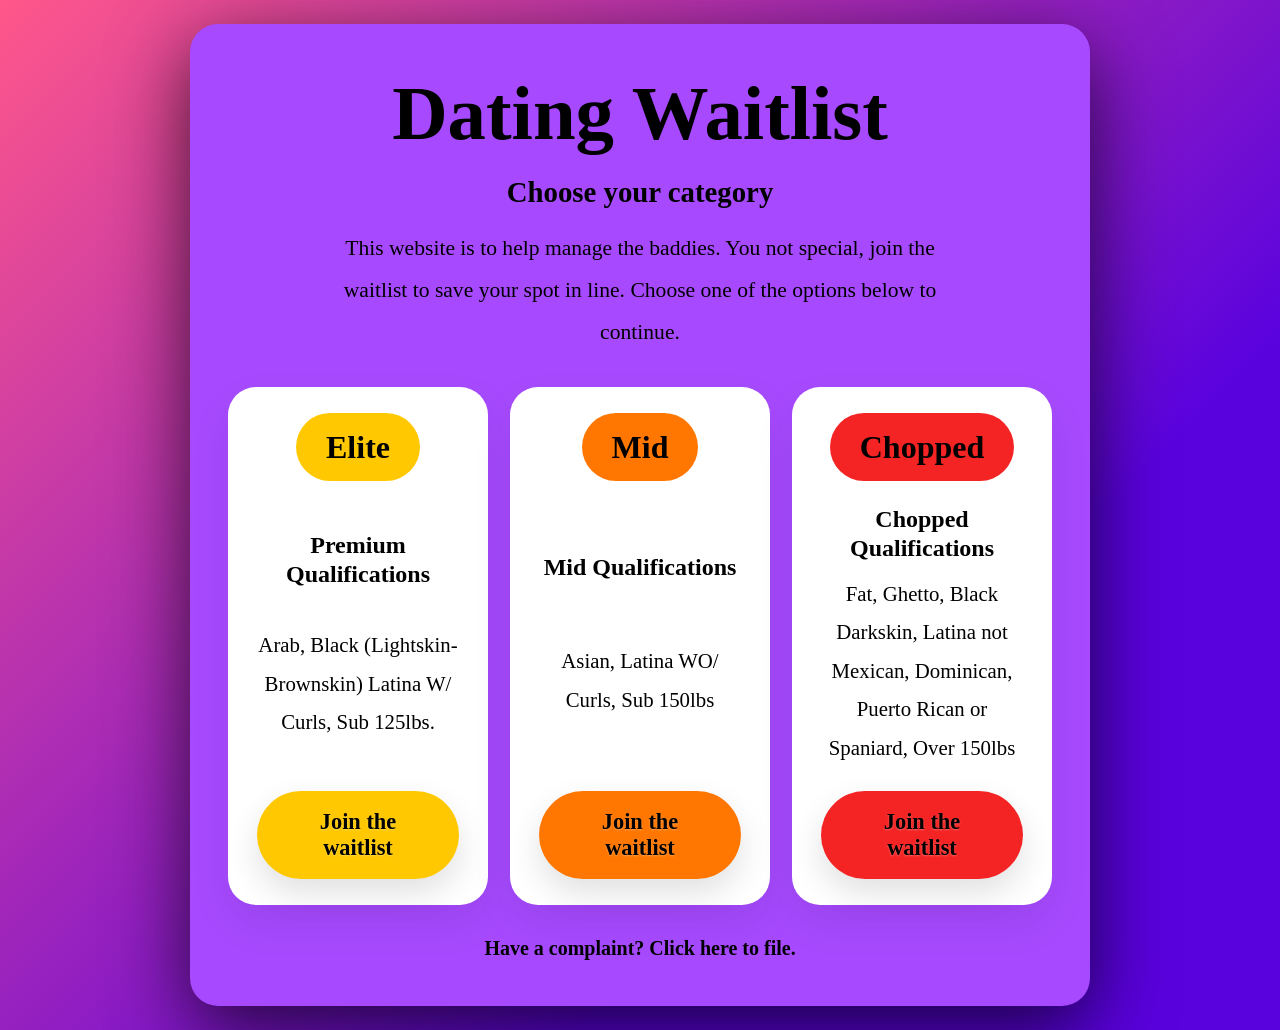
<file: index.html>
<!--this is the landing page-->
<!--this is the structure/ what exists

You put here:
text content
buttons
inputs
sections
layout structure

-->
<!DOCTYPE html>
<html lang="en">
<head>
  <meta charset="UTF-8" />
  <meta name="viewport" content="width=device-width, initial-scale=1.0" />
  <title>Dating Waitlist</title>
  <link rel="stylesheet" href="style.css" />
</head>
<body>
  <div class="container">
    <!-- <span class="logo">Dating Waitlist</span> -->
    <h1>Dating Waitlist</h1>
    <h2>Choose your category</h2>
    <p>This website is to help manage the baddies. You not special, join the waitlist to save your spot in line. Choose one of the options below to continue.</p>

    <div class="category-grid">
      <div class="category-card">
        <h3 class="category-name elite-name">Elite</h3>
        <h2>Premium Qualifications</h2>
        <p>Arab, Black (Lightskin-Brownskin) Latina W/ Curls, Sub 125lbs.</p>
        <a class="tile-button elite" href="Elite.html">Join the waitlist</a>
      </div>
      <div class="category-card">
        <h3 class="category-name mid-name">Mid</h3>
        <h2>Mid Qualifications</h2>
        <p>Asian, Latina WO/ Curls, Sub 150lbs</p>
        <a class="tile-button mid" href="Mid.html">Join the waitlist</a>
      </div>
      <div class="category-card">
        <h3 class="category-name chopped-name">Chopped</h3>
        <h2>Chopped Qualifications</h2>
        <p>Fat, Ghetto, Black Darkskin, Latina not Mexican, Dominican, Puerto Rican or Spaniard, Over 150lbs</p>
        <a class="tile-button chopped" href="Chopped.html">Join the waitlist</a>
      </div>
    </div>

    <a class="footer-link" href="Complaints.html">Have a complaint? Click here to file.</a>
  </div>
  <script src="main.js"></script>
</body>
</html>
</file>
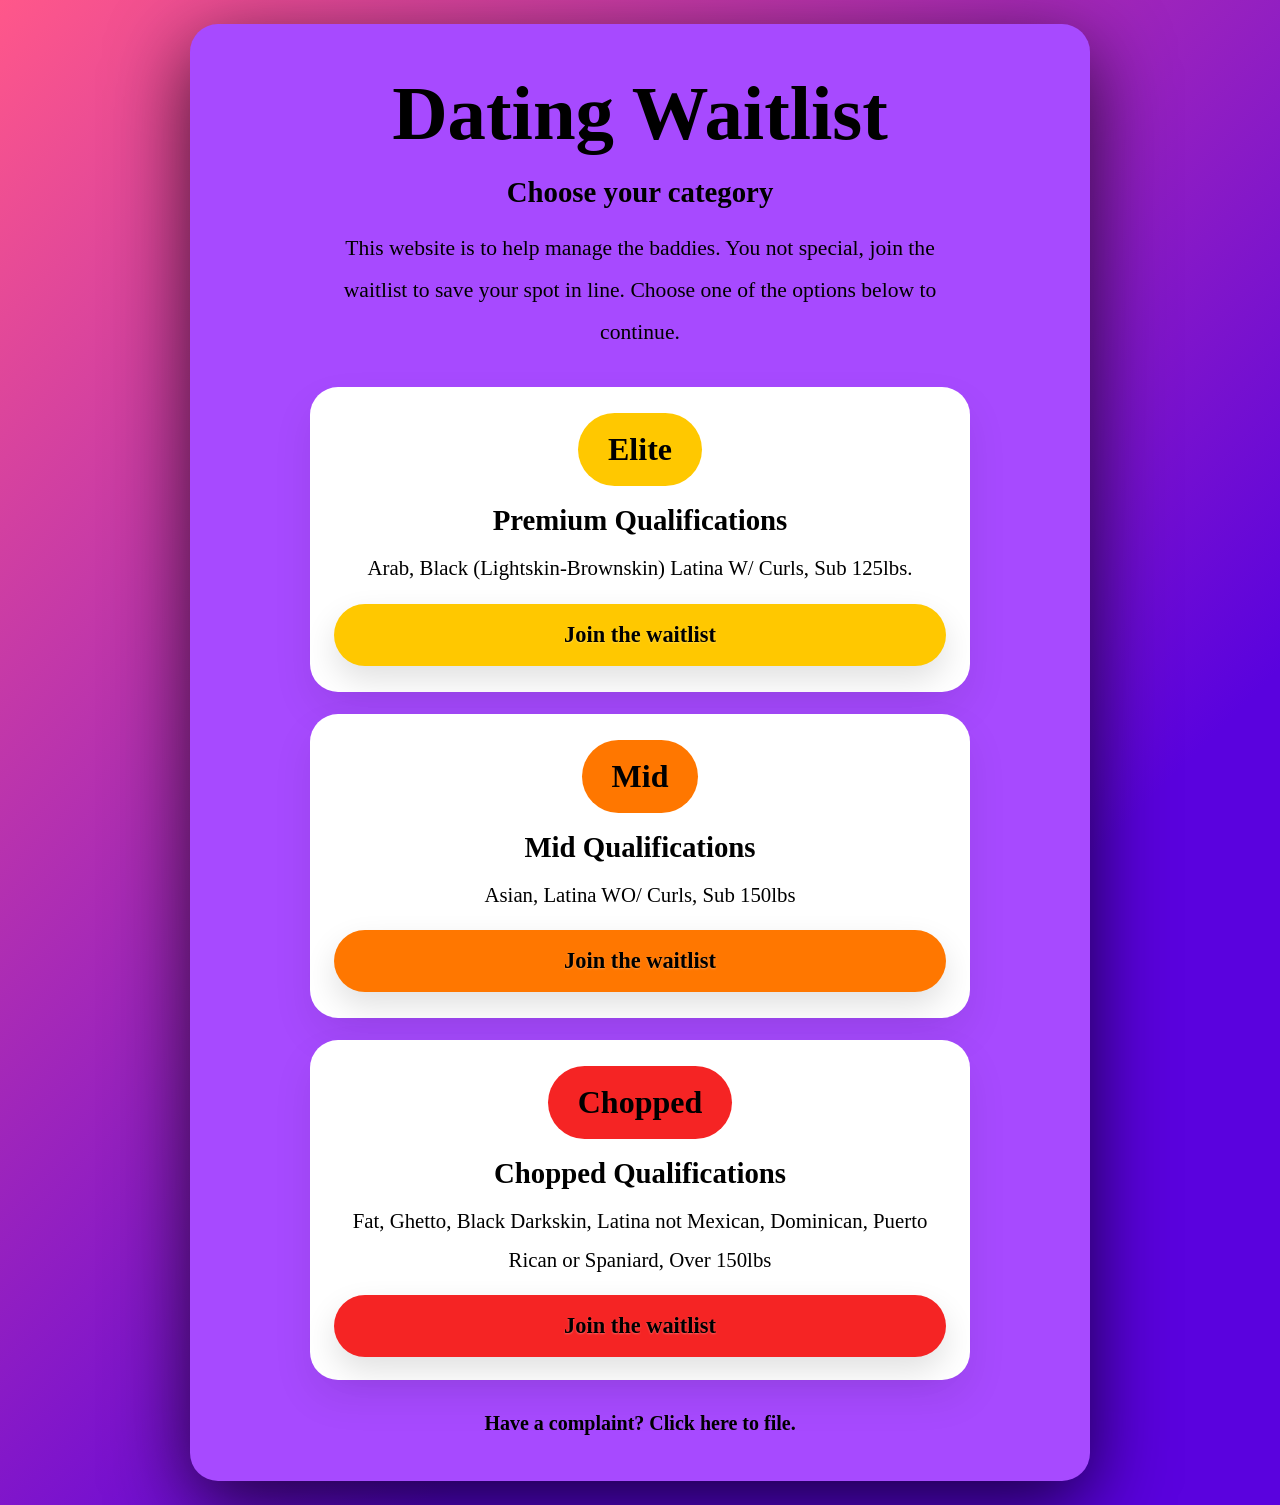
<file: public/index.html>
<!--this is the landing page-->
<!--this is the structure/ what exists

You put here:
text content
buttons
inputs
sections
layout structure

-->
<!DOCTYPE html>
<html lang="en">
<head>
  <meta charset="UTF-8" />
  <meta name="viewport" content="width=device-width, initial-scale=1.0" />
  <title>Dating Waitlist</title>
  <link rel="stylesheet" href="../src/css/style.css" />
</head>
<body>
  <div class="container">
    <!-- <span class="logo">Dating Waitlist</span> -->
    <h1>Dating Waitlist</h1>
    <h2>Choose your category</h2>
    <p>This website is to help manage the baddies. You not special, join the waitlist to save your spot in line. Choose one of the options below to continue.</p>

    <div class="category-grid">
      <div class="category-card">
        <h3 class="category-name elite-name">Elite</h3>
        <h2>Premium Qualifications</h2>
        <p>Arab, Black (Lightskin-Brownskin) Latina W/ Curls, Sub 125lbs.</p>
        <a class="tile-button elite" href="Elite.html">Join the waitlist</a>
      </div>
      <div class="category-card">
        <h3 class="category-name mid-name">Mid</h3>
        <h2>Mid Qualifications</h2>
        <p>Asian, Latina WO/ Curls, Sub 150lbs</p>
        <a class="tile-button mid" href="Mid.html">Join the waitlist</a>
      </div>
      <div class="category-card">
        <h3 class="category-name chopped-name">Chopped</h3>
        <h2>Chopped Qualifications</h2>
        <p>Fat, Ghetto, Black Darkskin, Latina not Mexican, Dominican, Puerto Rican or Spaniard, Over 150lbs</p>
        <a class="tile-button chopped" href="Chopped.html">Join the waitlist</a>
      </div>
    </div>

    <a class="footer-link" href="Complaints.html">Have a complaint? Click here to file.</a>
  </div>
  <script src="../src/js/main.js"></script>
</body>
</html>
</file>
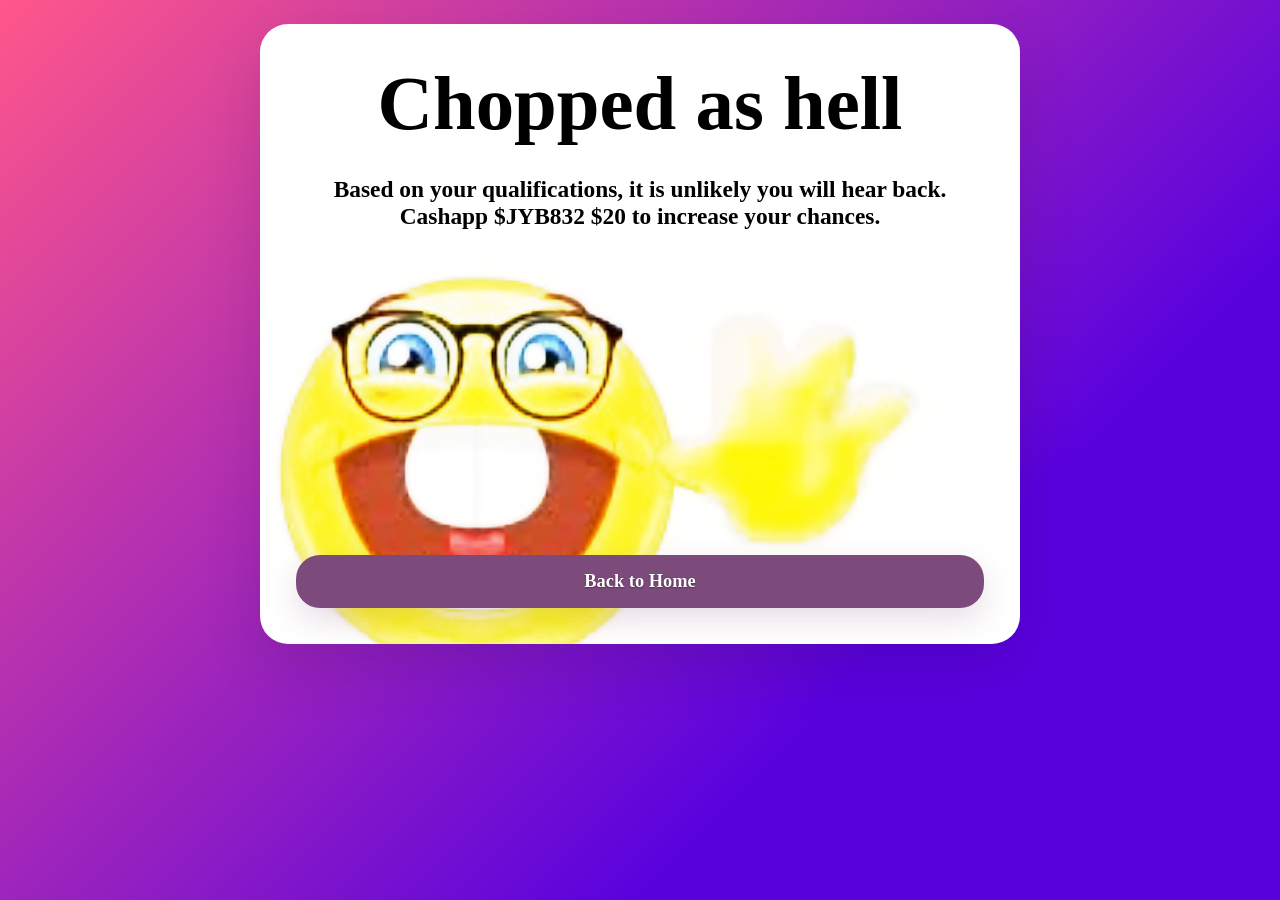
<file: Chopped.html>
<!DOCTYPE html>
<html lang="en">
<head>
  <meta charset="UTF-8" />
  <meta name="viewport" content="width=device-width, initial-scale=1.0" />
  <title>Chopped</title>
  <link rel="stylesheet" href="style.css" />
</head>
<body>
  <div class="page-card" style="min-height: 620px; background: linear-gradient(rgba(255,255,255,0.88), rgba(255,255,255,0.88)), url('public/assets/images/SmileyFace.jpeg') center/cover no-repeat; background-size: cover; background-blend-mode: overlay; backdrop-filter: blur(10px);">
    <div class="page-card-top">
      <h1>Chopped as hell</h1>
      <h3>Based on your qualifications, it is unlikely you will hear back. Cashapp $JYB832 $20 to increase your chances.</h3>
    </div>
    <a class="back-link" href="index.html">Back to Home</a>
  </div>
  <script src="main.js"></script>
</body>
</html>
</file>
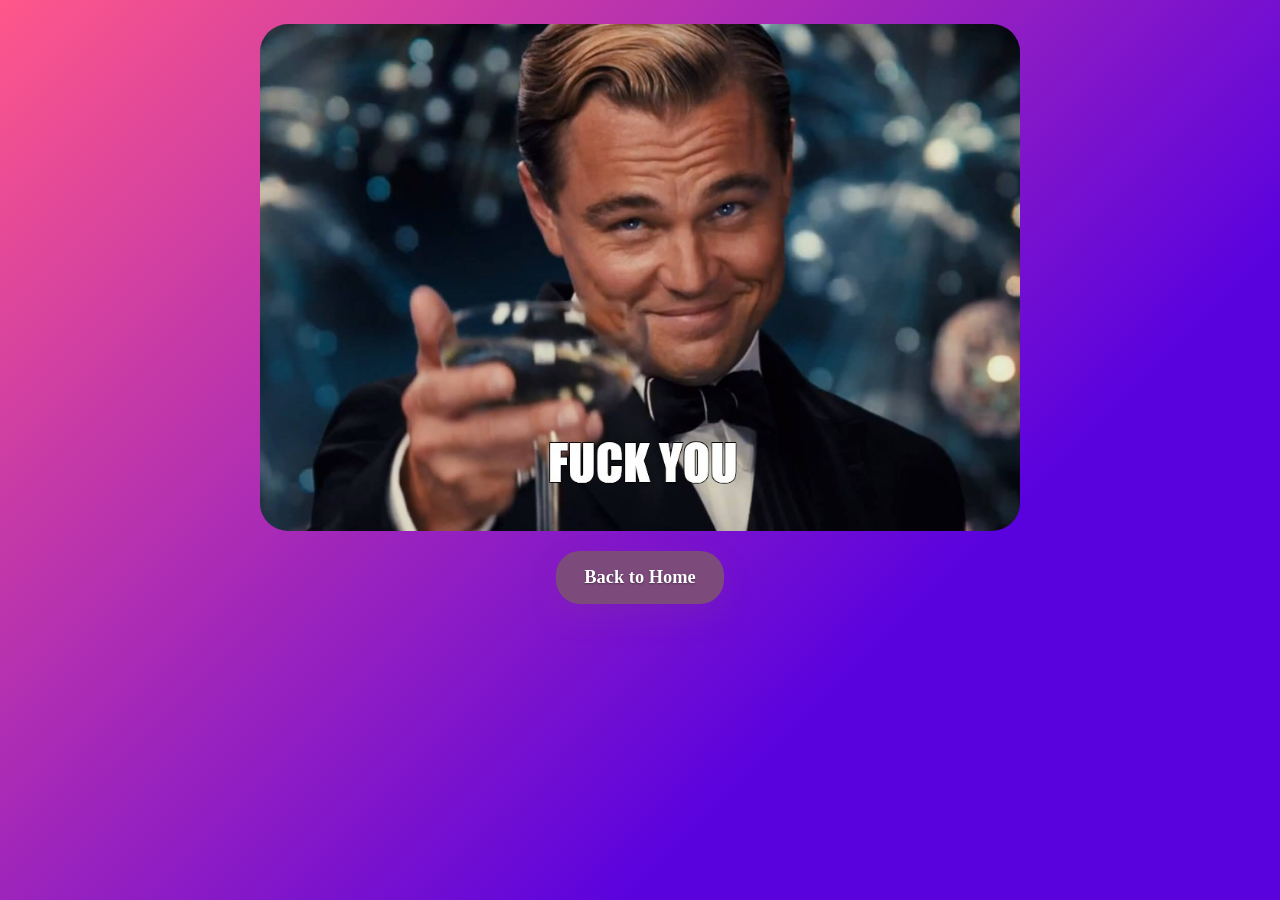
<file: Complaints.html>
<!DOCTYPE html>
<html lang="en">
<head>
  <meta charset="UTF-8" />
  <meta name="viewport" content="width=device-width, initial-scale=1.0" />
  <title>Complaints</title>
  <link rel="stylesheet" href="style.css" />
</head>
<body>
  <div class="page-card" style="padding: 0; background: none; box-shadow: none; display: flex; flex-direction: column; gap: 20px;">
    <img src="public/assets/images/leoMeme.jpg" alt="Leo Meme" style="width: 100%; height: auto; display: block; border-radius: 28px;" />
    <a class="back-link" href="index.html" style="align-self: center;">Back to Home</a>
  </div>
  <script src="main.js"></script>
</body>
</html>
</file>
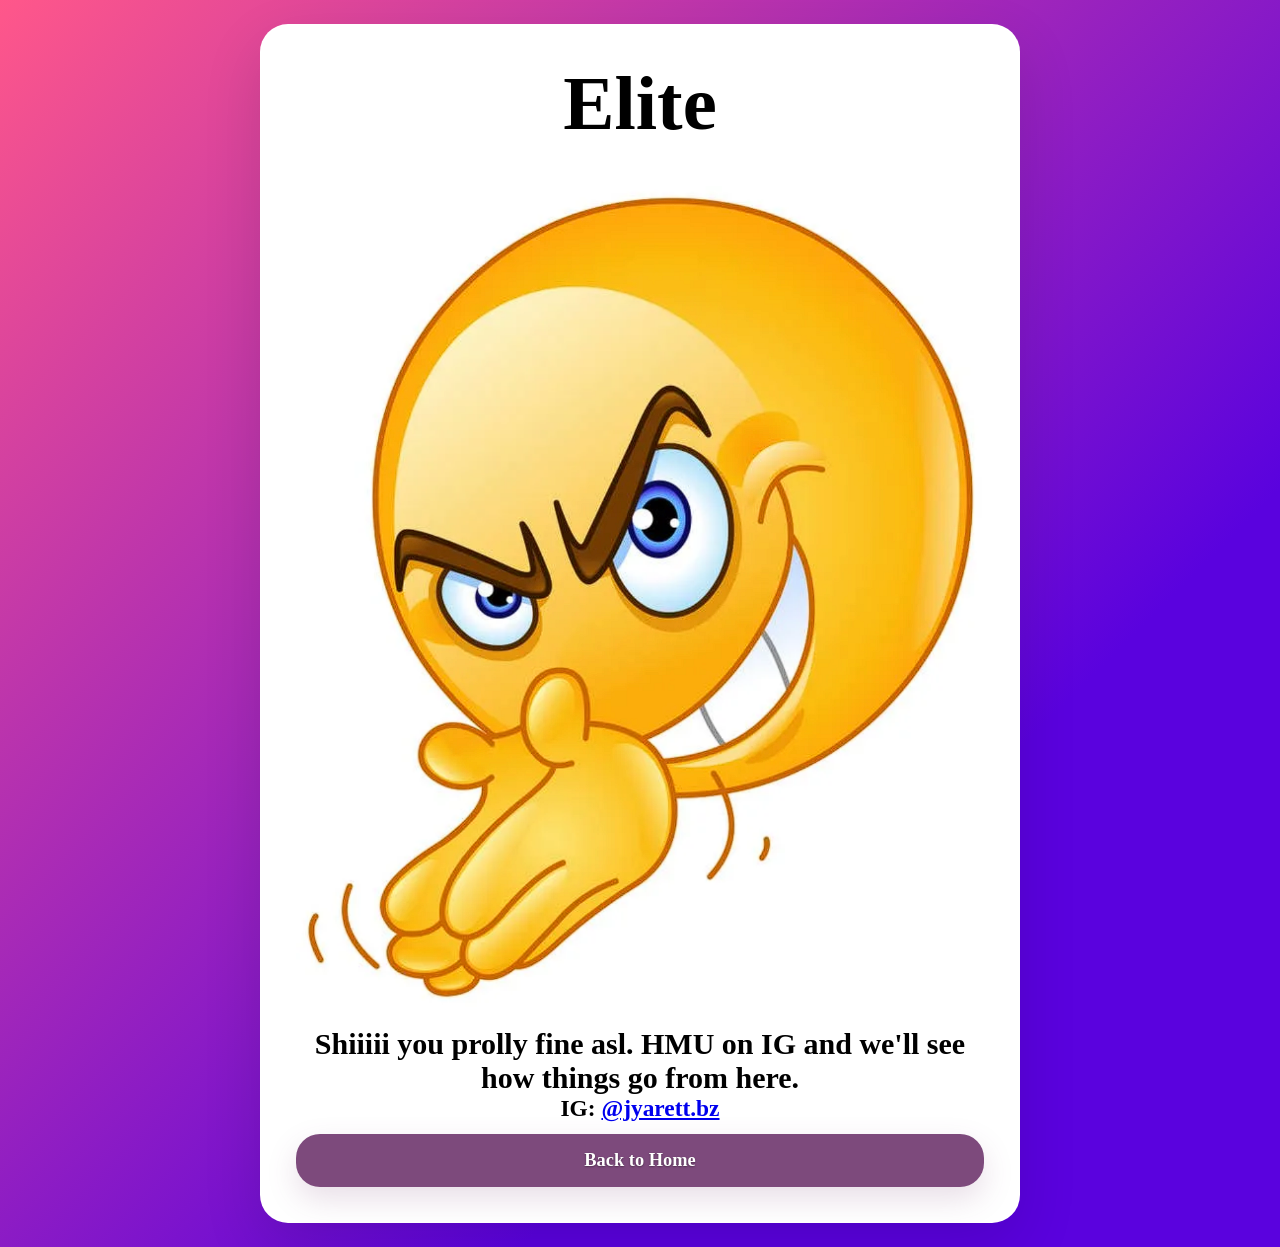
<file: Elite.html>
<!DOCTYPE html>
<html lang="en">
<head>
  <meta charset="UTF-8" />
  <meta name="viewport" content="width=device-width, initial-scale=1.0" />
  <title>Join the Dating Waitlist</title>
  <link rel="stylesheet" href="style.css" />
</head>
<body>
  <div class="page-card">
    <h1>Elite</h1>
    <img src="public/assets/images/Smirking.png" alt="Smirking" style="width: 100%; height: auto; display: block; border-radius: 28px; margin: 20px 0;" />
    <h2>Shiiiii you prolly fine asl. HMU on IG and we'll see how things go from here.</h2>
    <h3>IG: <a href="https://www.instagram.com/jyarett.bz?igsh=MWF5bGZ5YXh0Z3ZkcQ%3D%3D" target="_blank" rel="noopener noreferrer">@jyarett.bz</a></h3>
    <p></p>
    <a class="back-link" href="index.html">Back to Home</a>
  </div>
  <script src="main.js"></script>
</body>
</html>
</file>
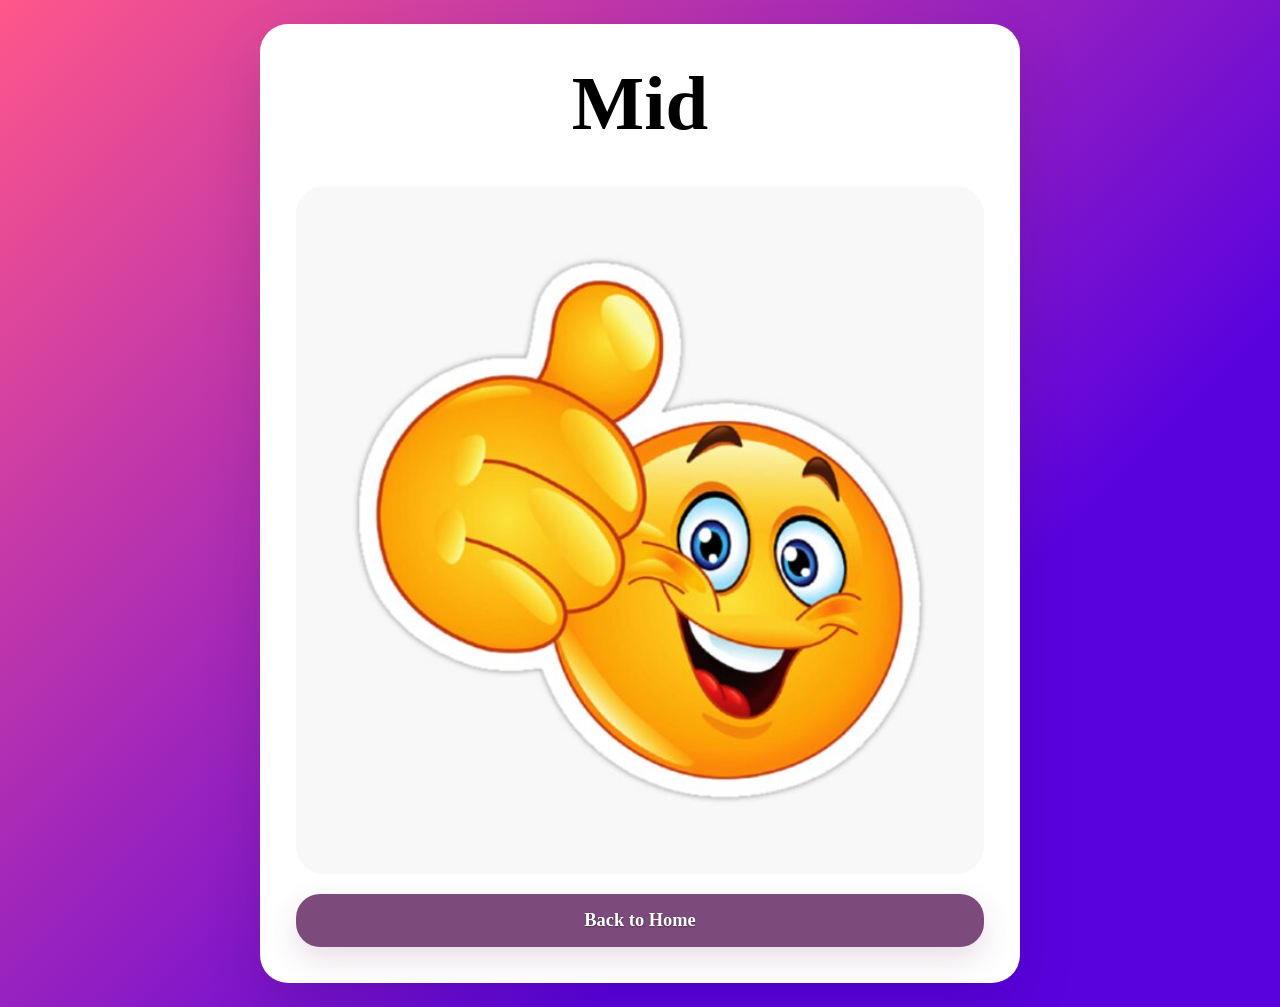
<file: Mid.html>
<!DOCTYPE html>
<html lang="en">
<head>
  <meta charset="UTF-8" />
  <meta name="viewport" content="width=device-width, initial-scale=1.0" />
  <title>Mid</title>
  <link rel="stylesheet" href="style.css" />
</head>
<body>
  <div class="page-card">
    <h1>Mid</h1>
    <img src="public/assets/images/okMeme.jpg" alt="OK Meme" style="width: 100%; height: auto; display: block; border-radius: 28px; margin: 20px 0;" />
    <a class="back-link" href="index.html">Back to Home</a>
  </div>
  <script src="main.js"></script>
</body>
</html>
</file>
<file: style.css>
/* Global styles - reset and base settings used across every page */

* {
  box-sizing: border-box;
  margin: 0;
  padding: 0;
}

html {
  scroll-behavior: smooth;
}

body {
  min-height: 100vh;
  font-family: Georgia, serif;
  font-size: 20px;
  background: linear-gradient(135deg, #ff578a 0%, #5a02de 70%);
  color: #000000;
  margin: 0;
  padding: 24px;
}

.container,
.page-card {
  margin: 0 auto;
}

.logo {
  display: inline-block;
  margin-bottom: 20px;
  padding: 12px 20px;
  border-radius: 999px;
  background: #fff;
  box-shadow: 0 8px 24px rgba(0, 0, 0, 0.08);
  font-weight: 700;
  letter-spacing: 0.08em;
  text-transform: uppercase;
  font-size: 0.85rem;
  color: #000000;
}

h1 {
  font-size: clamp(2.5rem, 6vw, 5.6rem);
  margin-bottom: 18px;
}

p {
  margin: 0 auto 34px;
  max-width: 640px;
  line-height: 1.95;
  color: #000000;
  font-size: clamp(1rem, 3vw, 1.35rem);
}

/* Index page styles - all styling specific to public/index.html */

.container,
.page-card {
  width: min(100%, 900px);
  background: rgba(255, 255, 255, 0.96);
  border-radius: 28px;
  box-shadow: 0 24px 80px rgba(0, 0, 0, 0.72);
  padding: 46px 38px;
}

.container {
  text-align: center;
  background: rgba(167, 74, 255, 2.92);
}

.container h2 {
  margin-bottom: 18px;
  font-size: clamp(1.3rem, 4vw, 1.8rem);
  color: #000000;
}

.category-grid {
  display: grid;
  grid-template-columns: repeat(auto-fit, minmax(260px, 1fr));
  gap: 22px;
  margin-top: 24px;
}

.category-card { 
  background: #ffffff;
  border-radius: 28px;
  padding: clamp(20px, 5vw, 26px) clamp(18px, 5vw, 24px);
  box-shadow: 0 18px 40px rgba(0, 0, 0, 0.08);
  text-align: center;
  display: flex;
  flex-direction: column;
  justify-content: space-between;
  align-items: center;
  width: min(100%, 700px);
  margin: 0 auto;
  gap: 12px;
}

.category-card h2 {
  margin-bottom: 0;
  font-size: clamp(1.1rem, 3vw, 1.5rem);
  line-height: 1.2;
  width: 100%;
}

.category-name { /*settings of the bubble around the category name*/
  display: inline-flex;
  align-items: center;
  justify-content: center;
  margin: 0 auto 12px;
  padding: clamp(12px, 2.5vw, 18px) clamp(20px, 4vw, 30px);
  border-radius: 999px;
  font-size: clamp(1.3rem, 3vw, 2rem);
  font-weight: 800;
  color: #000000;
  line-height: 1;
}

.elite-name {
  background: #ffc800;
  color: #000000;
}

.mid-name {
  background: #ff7700;
  color: #000000;
}

.chopped-name {
  background: #f52424;
  color: #000000;
}

.category-card p {
  margin: 0 auto 12px;
  max-width: 100%;
  color: #000000;
  line-height: 1.85;
  font-size: clamp(0.95rem, 2.5vw, 1.3rem);
  overflow-wrap: break-word;
  word-break: break-word;
  width: 100%;
}

.tile-button {
  display: inline-flex;
  align-items: center;
  justify-content: center;
  padding: clamp(14px, 3vw, 18px) clamp(22px, 5vw, 38px);
  border-radius: 999px;
  text-decoration: none;
  font-size: clamp(0.95rem, 2.5vw, 1.4rem);
  font-weight: 900;
  font-family: Georgia, serif;
  text-shadow: 0 1px 2px rgba(255, 255, 255, 0.3);
  transition: transform 160ms ease, box-shadow 160ms ease;
  box-shadow: 0 14px 32px rgba(0, 0, 0, 0.12);
  max-width: 95%;
  overflow-wrap: break-word;
  margin: 0 auto;
}

.tile-button:hover,
.tile-button:focus-visible {
  transform: translateY(-4px);
}

.tile-button.elite {
  background: #ffc800;
  color: #000000;
}

.tile-button.mid {
  background: #ff7700;
  color: #000000;
}

.tile-button.chopped {
  background: #f52424;
  color: #000000;
}

/* Shared and other page styles - used outside of index.html */

.button-grid {
  display: grid;
  gap: 18px;
  grid-template-columns: repeat(1, minmax(0, 1fr));
}

@media (min-width: 640px) {
  .button-grid {
    grid-template-columns: repeat(3, minmax(0, 1fr));
  }
}

@media (max-width: 640px) {
  body {
    padding: 16px;
  }

  .container,
  .page-card {
    padding: 28px 20px;
  }

  .category-grid {
    gap: 18px;
  }

  .category-card {
    width: 100%;
    max-width: 100%;
    min-height: auto;
    padding: 24px 20px;
  }

  .tile-button {
    width: 100%;
    max-width: 100%;
    padding: 18px 22px;
    margin: 0 auto;
  }

  .footer-link,
  .page-card .back-link {
    width: 100%;
    max-width: 100%;
    box-sizing: border-box;
  }

  .page-card {
    padding: 28px 20px;
  }
}

.big-button,
.back-link {
  display: inline-flex;
  align-items: center;
  justify-content: center;
  min-height: 120px;
  padding: 22px 18px;
  border-radius: 24px;
  background: #7d4a7c;
  color: #fff;
  text-decoration: none;
  font-size: 1.15rem;
  font-weight: 700;
  font-family: Georgia, serif;
  text-shadow: 0 1px 2px rgba(0, 0, 0, 0.35), 0 0 1px rgba(0, 0, 0, 0.2);
  transition: transform 180ms ease, box-shadow 180ms ease, background 180ms ease;
  box-shadow: 0 12px 30px rgba(125, 74, 124, 0.18);
}

.back-link {
  min-height: auto;
  padding: 16px 28px;
  margin-top: 24px;
}

.big-button:hover,
.big-button:focus-visible,
.back-link:hover,
.back-link:focus-visible {
  transform: translateY(-4px);
  background: #8c5a93;
}

.big-button.secondary {
  background: #5a6cc7;
  box-shadow: 0 12px 30px rgba(90, 108, 199, 0.18);
}

.big-button.tertiary {
  background: #2d8f7f;
  box-shadow: 0 12px 30px rgba(45, 143, 127, 0.18);
}

.big-button.secondary:hover,
.big-button.secondary:focus-visible {
  background: #6f7ee3;
}

.big-button.tertiary:hover,
.big-button.tertiary:focus-visible {
  background: #45a18f;
}

.button-pressed {
  transform: scale(0.98);
}

.footer-link {
  margin-top: 32px;
  display: inline-block;
  color: #000000;
  text-decoration: none;
  font-weight: 600;
}

.footer-link:hover,
.footer-link:focus-visible {
  text-decoration: underline;
}

.page-card {
  max-width: 760px;
  background: #ffffff;
  border-radius: 28px;
  padding: 36px;
  box-shadow: 0 22px 60px rgba(0, 0, 0, 0.12);
  text-align: center;
  display: flex;
  flex-direction: column;
  justify-content: flex-start;
}

.page-card-top {
  display: flex;
  flex-direction: column;
  gap: 10px;
}

.page-card .back-link {
  margin-top: auto;
}

.page-card p {
  margin: 0 auto 12px;
  max-width: 640px;
}

img,
.page-card img,
.category-card img {
  width: 100%;
  height: auto;
  display: block;
  max-width: 100%;
}

.category-card img,
.page-card img {
  border-radius: 28px;
}

.category-card h2,
.category-card p,
.page-card h2,
.page-card h3,
.footer-link {
  overflow-wrap: anywhere;
}

.page-card p + p {
  margin-top: 8px;
}

.info {
  display: grid;
  gap: 12px;
  justify-items: center;
  margin-bottom: 30px;
}

.info span {
  display: block;
  padding: 14px 18px;
  border-radius: 18px;
  background: #eef7fb;
  width: 100%;
  max-width: 520px;
  color: #2b4a5c;
  font-size: 0.98rem;
}

ul {
  text-align: left;
  max-width: 560px;
  margin: 0 auto 34px;
  padding-left: 20px;
  color: #4d4a61;
  line-height: 1.8;
}
</file>
<file: src/css/style.css>
/* Global styles - reset and base settings used across every page */

* {
  box-sizing: border-box;
  margin: 0;
  padding: 0;
}

html {
  scroll-behavior: smooth;
}

body {
  min-height: 100vh;
  font-family: Georgia, serif;
  font-size: 20px;
  background: linear-gradient(135deg, #ff578a 0%, #5a02de 70%);
  color: #000000;
  display: flex;
  align-items: center;
  justify-content: center;
  padding: 24px;
}

.logo {
  display: inline-block;
  margin-bottom: 20px;
  padding: 12px 20px;
  border-radius: 999px;
  background: #fff;
  box-shadow: 0 8px 24px rgba(0, 0, 0, 0.08);
  font-weight: 700;
  letter-spacing: 0.08em;
  text-transform: uppercase;
  font-size: 0.85rem;
  color: #000000;
}

h1 {
  font-size: clamp(3.5rem, 6vw, 5.6rem);
  margin-bottom: 18px;
}

p {
  margin: 0 auto 34px;
  max-width: 640px;
  line-height: 1.95;
  color: #000000;
  font-size: 1.35rem;
}

/* Index page styles - all styling specific to public/index.html */

.container,
.page-card {
  width: 100%;
  max-width: 900px;
  background: rgba(255, 255, 255, 0.96);
  border-radius: 28px;
  box-shadow: 0 24px 80px rgba(0, 0, 0, 0.72);
  padding: 46px 38px;
}

.container {
  text-align: center;
  background: rgba(167, 74, 255, 2.92);
}

.container h2 {
  margin-bottom: 18px;
  font-size: 1.8rem;
  color: #000000;
}

.category-grid {
  display: flex;
  flex-direction: column;
  gap: 22px;
  margin-top: 24px;
}

.category-card { 
  background: #ffffff;
  border-radius: 28px;
  padding: 26px 24px;
  box-shadow: 0 18px 40px rgba(0, 0, 0, 0.08);
  text-align: center;
  display: flex;
  flex-direction: column;
  justify-content: space-between;
  min-height: 240px;
  max-height: 340px;
  width: 80%;
  max-width: 700px;
  margin: 0 auto;
}

.category-card h2 {
  margin-bottom: 12px;
}

.category-name { /*settings of the bubble around the category name*/
  display: inline-flex;
  align-items: center;
  justify-content: center;
  margin: 0 auto 18px;
  padding: 18px 30px;
  border-radius: 999px;
  font-size: 2rem;
  font-weight: 800;
  color: #000000;
}

.elite-name {
  background: #ffc800;
  color: #000000;
}

.mid-name {
  background: #ff7700;
  color: #000000;
}

.chopped-name {
  background: #f52424;
  color: #000000;
}

.category-card p {
  margin: 0 auto 16px;
  max-width: 580px;
  color: #000000;
  line-height: 1.85;
  font-size: 1.3rem;
}

.tile-button {
  display: inline-flex;
  align-items: center;
  justify-content: center;
  padding: 18px 38px;
  min-width: 240px;
  border-radius: 999px;
  text-decoration: none;
  font-size: 1.4rem;
  font-weight: 900;
  font-family: Georgia, serif;
  text-shadow: 0 1px 2px rgba(255, 255, 255, 0.3);
  transition: transform 160ms ease, box-shadow 160ms ease;
  box-shadow: 0 14px 32px rgba(0, 0, 0, 0.12);
}

.tile-button:hover,
.tile-button:focus-visible {
  transform: translateY(-4px);
}

.tile-button.elite {
  background: #ffc800;
  color: #000000;
}

.tile-button.mid {
  background: #ff7700;
  color: #000000;
}

.tile-button.chopped {
  background: #f52424;
  color: #000000;
}

/* Shared and other page styles - used outside of index.html */

.button-grid {
  display: grid;
  gap: 18px;
  grid-template-columns: repeat(1, minmax(0, 1fr));
}

@media (min-width: 640px) {
  .button-grid {
    grid-template-columns: repeat(3, minmax(0, 1fr));
  }
}

.big-button,
.back-link {
  display: inline-flex;
  align-items: center;
  justify-content: center;
  min-height: 120px;
  padding: 22px 18px;
  border-radius: 24px;
  background: #7d4a7c;
  color: #fff;
  text-decoration: none;
  font-size: 1.15rem;
  font-weight: 700;
  font-family: Georgia, serif;
  text-shadow: 0 1px 2px rgba(0, 0, 0, 0.35), 0 0 1px rgba(0, 0, 0, 0.2);
  transition: transform 180ms ease, box-shadow 180ms ease, background 180ms ease;
  box-shadow: 0 12px 30px rgba(125, 74, 124, 0.18);
}

.back-link {
  min-height: auto;
  padding: 16px 28px;
  margin-top: 24px;
}

.big-button:hover,
.big-button:focus-visible,
.back-link:hover,
.back-link:focus-visible {
  transform: translateY(-4px);
  background: #8c5a93;
}

.big-button.secondary {
  background: #5a6cc7;
  box-shadow: 0 12px 30px rgba(90, 108, 199, 0.18);
}

.big-button.tertiary {
  background: #2d8f7f;
  box-shadow: 0 12px 30px rgba(45, 143, 127, 0.18);
}

.big-button.secondary:hover,
.big-button.secondary:focus-visible {
  background: #6f7ee3;
}

.big-button.tertiary:hover,
.big-button.tertiary:focus-visible {
  background: #45a18f;
}

.button-pressed {
  transform: scale(0.98);
}

.footer-link {
  margin-top: 32px;
  display: inline-block;
  color: #000000;
  text-decoration: none;
  font-weight: 600;
}

.footer-link:hover,
.footer-link:focus-visible {
  text-decoration: underline;
}

.page-card {
  max-width: 760px;
  background: #ffffff;
  border-radius: 28px;
  padding: 36px;
  box-shadow: 0 22px 60px rgba(0, 0, 0, 0.12);
  text-align: center;
  display: flex;
  flex-direction: column;
  justify-content: flex-start;
}

.page-card-top {
  display: flex;
  flex-direction: column;
  gap: 10px;
}

.page-card .back-link {
  margin-top: auto;
}

.page-card p {
  margin: 0 auto 12px;
  max-width: 640px;
}

.page-card p + p {
  margin-top: 8px;
}

.info {
  display: grid;
  gap: 12px;
  justify-items: center;
  margin-bottom: 30px;
}

.info span {
  display: block;
  padding: 14px 18px;
  border-radius: 18px;
  background: #eef7fb;
  width: 100%;
  max-width: 520px;
  color: #2b4a5c;
  font-size: 0.98rem;
}

ul {
  text-align: left;
  max-width: 560px;
  margin: 0 auto 34px;
  padding-left: 20px;
  color: #4d4a61;
  line-height: 1.8;
}
</file>
